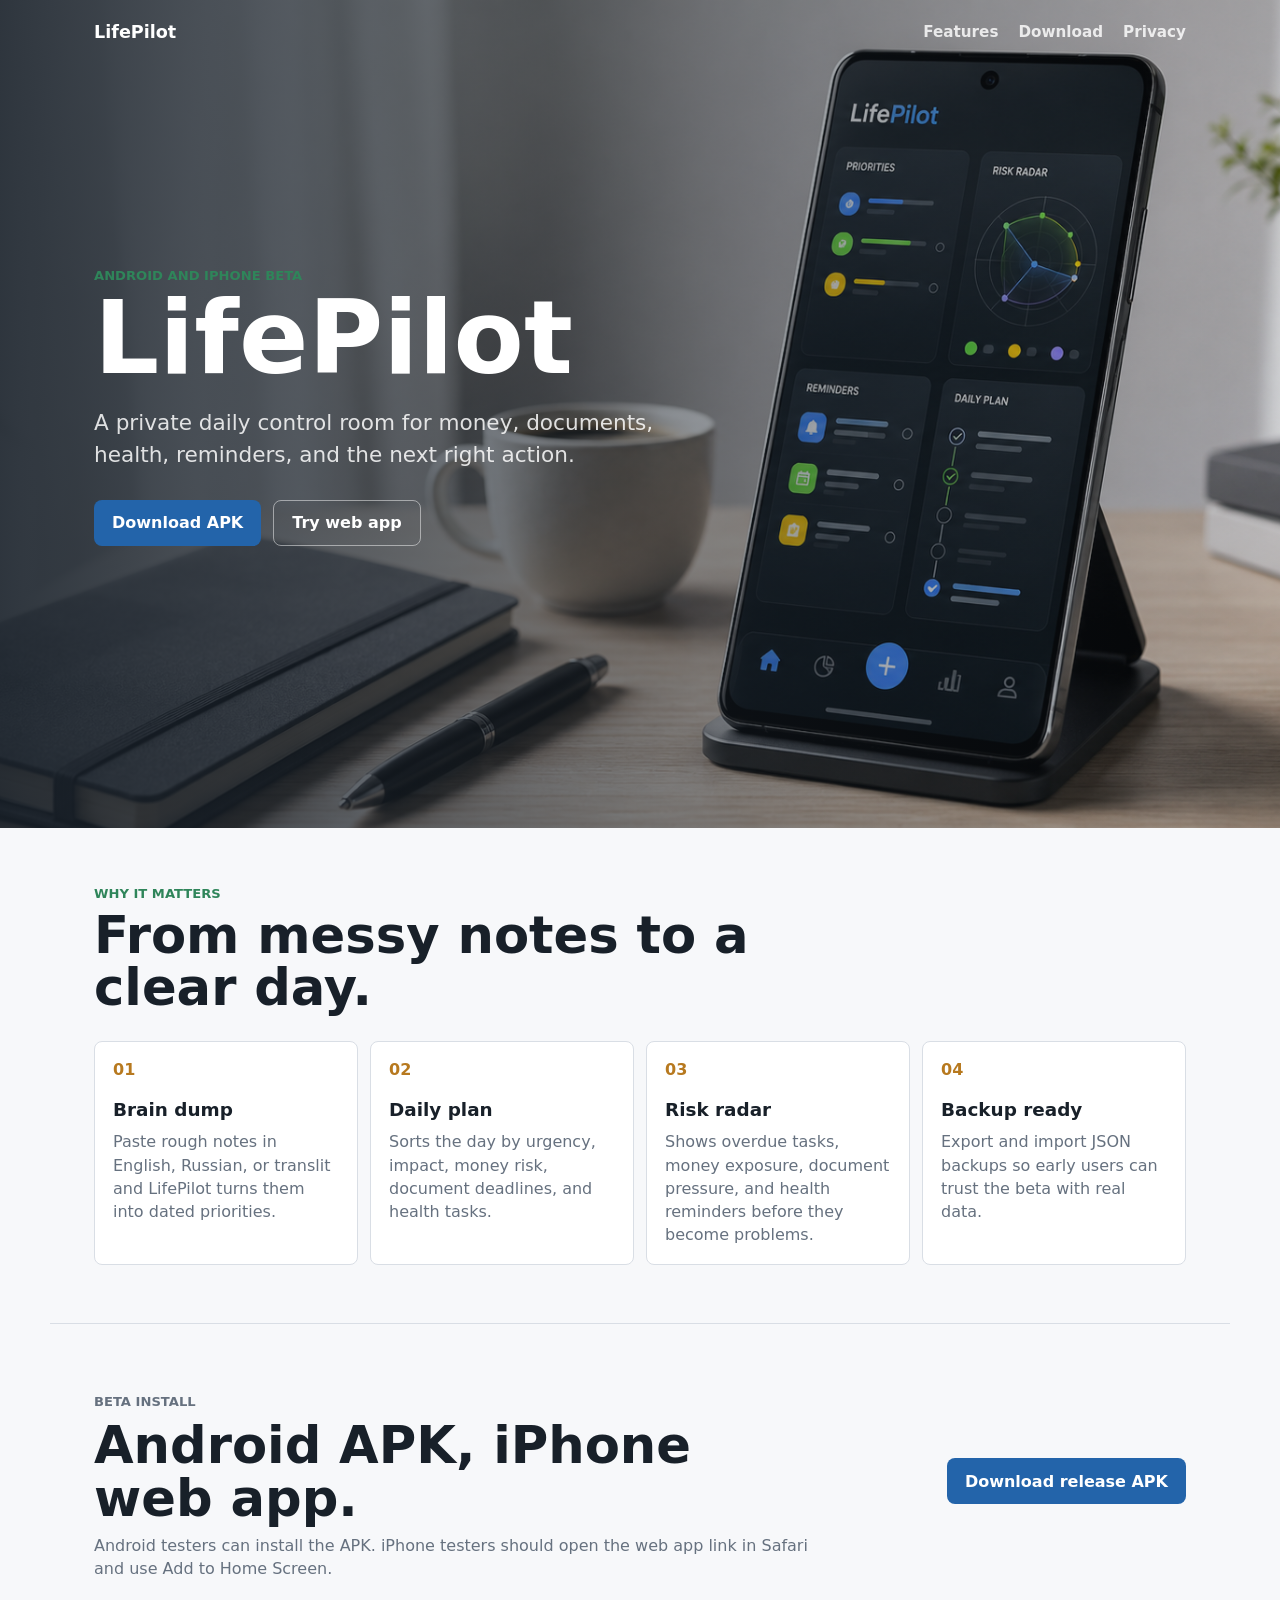
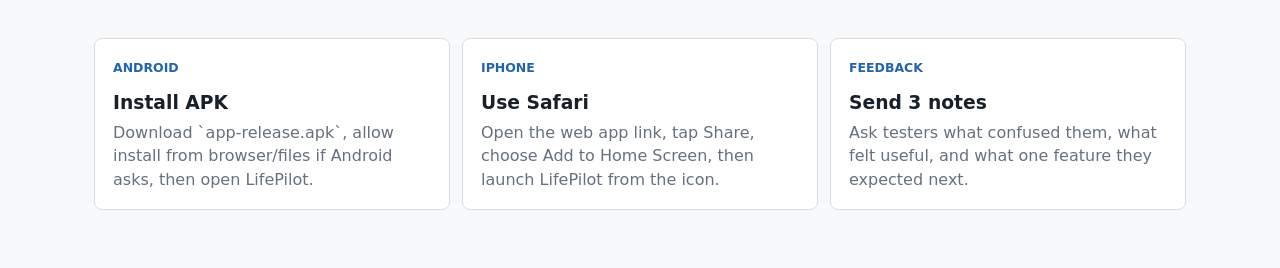
<file: landing.html>
<!doctype html>
<html lang="en">
  <head>
    <meta charset="utf-8">
    <meta name="viewport" content="width=device-width, initial-scale=1">
    <title>LifePilot - Daily control room</title>
    <meta name="description" content="LifePilot turns messy life notes into a daily plan, risk radar, reminders, and backup-ready priorities.">
    <link rel="icon" href="icon.svg" type="image/svg+xml">
    <link rel="stylesheet" href="landing.css">
  </head>
  <body>
    <header class="hero">
      <img src="assets/lifepilot-hero.png" alt="LifePilot app dashboard on an Android phone" class="hero-image">
      <nav class="topnav" aria-label="Main navigation">
        <a class="brand-link" href="index.html">LifePilot</a>
        <div>
          <a href="#features">Features</a>
          <a href="#download">Download</a>
          <a href="privacy.html">Privacy</a>
        </div>
      </nav>
      <section class="hero-copy">
        <p class="eyebrow">Android and iPhone beta</p>
        <h1>LifePilot</h1>
        <p class="lead">A private daily control room for money, documents, health, reminders, and the next right action.</p>
        <div class="hero-actions">
          <a class="primary" href="app-release.apk">Download APK</a>
          <a class="secondary" href="index.html">Try web app</a>
        </div>
      </section>
    </header>

    <main>
      <section id="features" class="band">
        <div class="section-head">
          <p class="eyebrow">Why it matters</p>
          <h2>From messy notes to a clear day.</h2>
        </div>
        <div class="feature-grid">
          <article>
            <span>01</span>
            <h3>Brain dump</h3>
            <p>Paste rough notes in English, Russian, or translit and LifePilot turns them into dated priorities.</p>
          </article>
          <article>
            <span>02</span>
            <h3>Daily plan</h3>
            <p>Sorts the day by urgency, impact, money risk, document deadlines, and health tasks.</p>
          </article>
          <article>
            <span>03</span>
            <h3>Risk radar</h3>
            <p>Shows overdue tasks, money exposure, document pressure, and health reminders before they become problems.</p>
          </article>
          <article>
            <span>04</span>
            <h3>Backup ready</h3>
            <p>Export and import JSON backups so early users can trust the beta with real data.</p>
          </article>
        </div>
      </section>

      <section id="download" class="download-band">
        <div>
          <p class="eyebrow">Beta install</p>
          <h2>Android APK, iPhone web app.</h2>
          <p>Android testers can install the APK. iPhone testers should open the web app link in Safari and use Add to Home Screen.</p>
        </div>
        <a class="primary" href="app-release.apk">Download release APK</a>
      </section>

      <section class="tester-band">
        <article>
          <span>Android</span>
          <h3>Install APK</h3>
          <p>Download `app-release.apk`, allow install from browser/files if Android asks, then open LifePilot.</p>
        </article>
        <article>
          <span>iPhone</span>
          <h3>Use Safari</h3>
          <p>Open the web app link, tap Share, choose Add to Home Screen, then launch LifePilot from the icon.</p>
        </article>
        <article>
          <span>Feedback</span>
          <h3>Send 3 notes</h3>
          <p>Ask testers what confused them, what felt useful, and what one feature they expected next.</p>
        </article>
      </section>
    </main>
  </body>
</html>
</file>
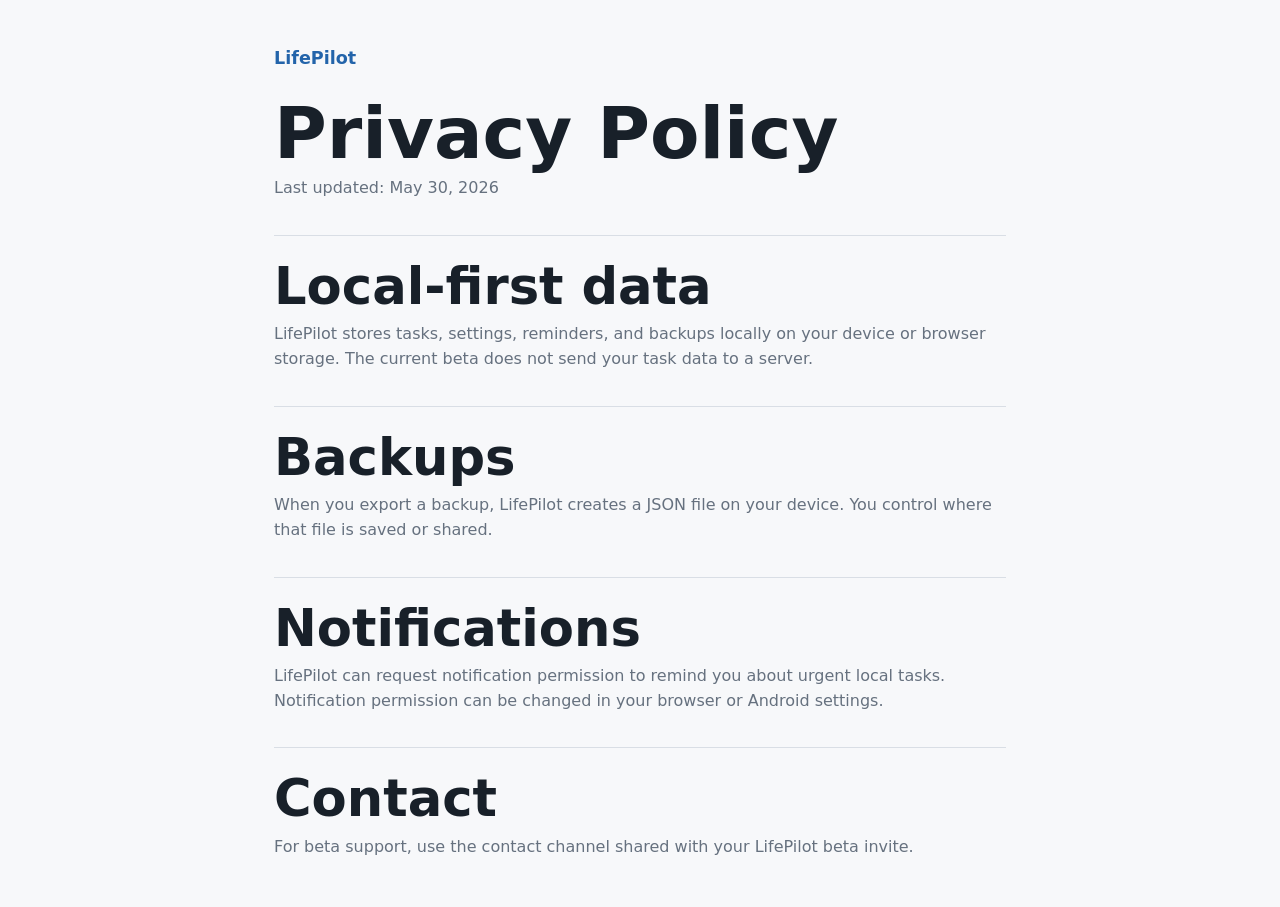
<file: privacy.html>
<!doctype html>
<html lang="en">
  <head>
    <meta charset="utf-8">
    <meta name="viewport" content="width=device-width, initial-scale=1">
    <title>LifePilot Privacy Policy</title>
    <link rel="icon" href="icon.svg" type="image/svg+xml">
    <link rel="stylesheet" href="landing.css">
  </head>
  <body>
    <main class="policy">
      <a class="brand-link" href="landing.html">LifePilot</a>
      <h1>Privacy Policy</h1>
      <p>Last updated: May 30, 2026</p>

      <section>
        <h2>Local-first data</h2>
        <p>LifePilot stores tasks, settings, reminders, and backups locally on your device or browser storage. The current beta does not send your task data to a server.</p>
      </section>

      <section>
        <h2>Backups</h2>
        <p>When you export a backup, LifePilot creates a JSON file on your device. You control where that file is saved or shared.</p>
      </section>

      <section>
        <h2>Notifications</h2>
        <p>LifePilot can request notification permission to remind you about urgent local tasks. Notification permission can be changed in your browser or Android settings.</p>
      </section>

      <section>
        <h2>Contact</h2>
        <p>For beta support, use the contact channel shared with your LifePilot beta invite.</p>
      </section>
    </main>
  </body>
</html>
</file>
<file: landing.css>
:root {
  color-scheme: light;
  --ink: #182029;
  --muted: #66717f;
  --line: #d9dee5;
  --paper: #f7f8fa;
  --panel: #ffffff;
  --blue: #2364aa;
  --green: #2f855a;
  --gold: #b7791f;
}

* {
  box-sizing: border-box;
}

body {
  margin: 0;
  color: var(--ink);
  background: var(--paper);
  font-family: Inter, ui-sans-serif, system-ui, -apple-system, BlinkMacSystemFont, "Segoe UI", sans-serif;
}

a {
  color: inherit;
  text-decoration: none;
}

.hero {
  position: relative;
  min-height: 92vh;
  overflow: hidden;
  color: #fff;
  background: var(--ink);
}

.hero::after {
  position: absolute;
  inset: 0;
  content: "";
  background: linear-gradient(90deg, rgba(24, 32, 41, 0.9), rgba(24, 32, 41, 0.58) 42%, rgba(24, 32, 41, 0.16));
}

.hero-image {
  position: absolute;
  inset: 0;
  width: 100%;
  height: 100%;
  object-fit: cover;
}

.topnav {
  position: relative;
  z-index: 1;
  display: flex;
  align-items: center;
  justify-content: space-between;
  max-width: 1180px;
  margin: 0 auto;
  padding: 22px clamp(18px, 4vw, 44px);
}

.brand-link {
  font-weight: 900;
  font-size: 1.1rem;
}

.topnav div {
  display: flex;
  gap: 20px;
  color: rgba(255, 255, 255, 0.82);
  font-size: 0.95rem;
  font-weight: 700;
}

.hero-copy {
  position: relative;
  z-index: 1;
  display: grid;
  align-content: center;
  min-height: calc(92vh - 78px);
  max-width: 1180px;
  margin: 0 auto;
  padding: 32px clamp(18px, 4vw, 44px) 96px;
}

.eyebrow {
  margin: 0 0 8px;
  color: var(--green);
  font-size: 0.82rem;
  font-weight: 900;
  letter-spacing: 0;
  text-transform: uppercase;
}

h1,
h2,
h3,
p {
  margin: 0;
}

h1 {
  max-width: 660px;
  font-size: clamp(3rem, 8vw, 6.5rem);
  line-height: 0.92;
  letter-spacing: 0;
}

.lead {
  max-width: 610px;
  margin-top: 22px;
  color: rgba(255, 255, 255, 0.84);
  font-size: clamp(1.05rem, 2vw, 1.35rem);
  line-height: 1.45;
}

.hero-actions {
  display: flex;
  flex-wrap: wrap;
  gap: 12px;
  margin-top: 30px;
}

.primary,
.secondary {
  display: inline-flex;
  align-items: center;
  justify-content: center;
  min-height: 46px;
  border-radius: 8px;
  padding: 0 18px;
  font-weight: 900;
}

.primary {
  color: #fff;
  background: var(--blue);
}

.secondary {
  color: #fff;
  border: 1px solid rgba(255, 255, 255, 0.48);
}

.band,
.download-band {
  max-width: 1180px;
  margin: 0 auto;
  padding: 58px clamp(18px, 4vw, 44px);
}

.section-head {
  max-width: 720px;
}

h2 {
  font-size: clamp(2rem, 4vw, 3.4rem);
  line-height: 1.02;
  letter-spacing: 0;
}

.feature-grid {
  display: grid;
  grid-template-columns: repeat(4, minmax(0, 1fr));
  gap: 12px;
  margin-top: 28px;
}

.feature-grid article {
  min-height: 210px;
  border: 1px solid var(--line);
  border-radius: 8px;
  padding: 18px;
  background: var(--panel);
}

.feature-grid span {
  color: var(--gold);
  font-weight: 900;
}

.feature-grid h3 {
  margin-top: 20px;
  font-size: 1.15rem;
}

.feature-grid p,
.download-band p {
  margin-top: 10px;
  color: var(--muted);
  line-height: 1.45;
}

.download-band {
  display: flex;
  align-items: center;
  justify-content: space-between;
  gap: 28px;
  border-top: 1px solid var(--line);
}

.download-band div {
  max-width: 720px;
}

.download-band .primary {
  flex: 0 0 auto;
}

.tester-band {
  display: grid;
  grid-template-columns: repeat(3, minmax(0, 1fr));
  gap: 12px;
  max-width: 1180px;
  margin: 0 auto;
  padding: 0 clamp(18px, 4vw, 44px) 58px;
}

.tester-band article {
  border: 1px solid var(--line);
  border-radius: 8px;
  padding: 18px;
  background: #fff;
}

.tester-band span {
  color: var(--blue);
  font-weight: 900;
  text-transform: uppercase;
  font-size: 0.78rem;
}

.tester-band h3 {
  margin-top: 16px;
}

.tester-band p {
  margin-top: 8px;
  color: var(--muted);
  line-height: 1.45;
}

.policy {
  max-width: 820px;
  margin: 0 auto;
  padding: 48px clamp(18px, 5vw, 44px);
}

.policy .brand-link {
  display: inline-block;
  margin-bottom: 32px;
  color: var(--blue);
}

.policy h1 {
  color: var(--ink);
  font-size: clamp(2.4rem, 6vw, 4.5rem);
}

.policy section {
  margin-top: 34px;
  border-top: 1px solid var(--line);
  padding-top: 24px;
}

.policy p {
  margin-top: 10px;
  color: var(--muted);
  line-height: 1.55;
}

@media (max-width: 860px) {
  .hero::after {
    background: linear-gradient(90deg, rgba(24, 32, 41, 0.9), rgba(24, 32, 41, 0.5));
  }

  .feature-grid {
    grid-template-columns: repeat(2, minmax(0, 1fr));
  }

  .download-band {
    align-items: stretch;
    flex-direction: column;
  }

  .tester-band {
    grid-template-columns: 1fr;
  }
}

@media (max-width: 560px) {
  .topnav,
  .topnav div,
  .hero-actions {
    align-items: stretch;
    flex-direction: column;
  }

  .feature-grid {
    grid-template-columns: 1fr;
  }
}
</file>
